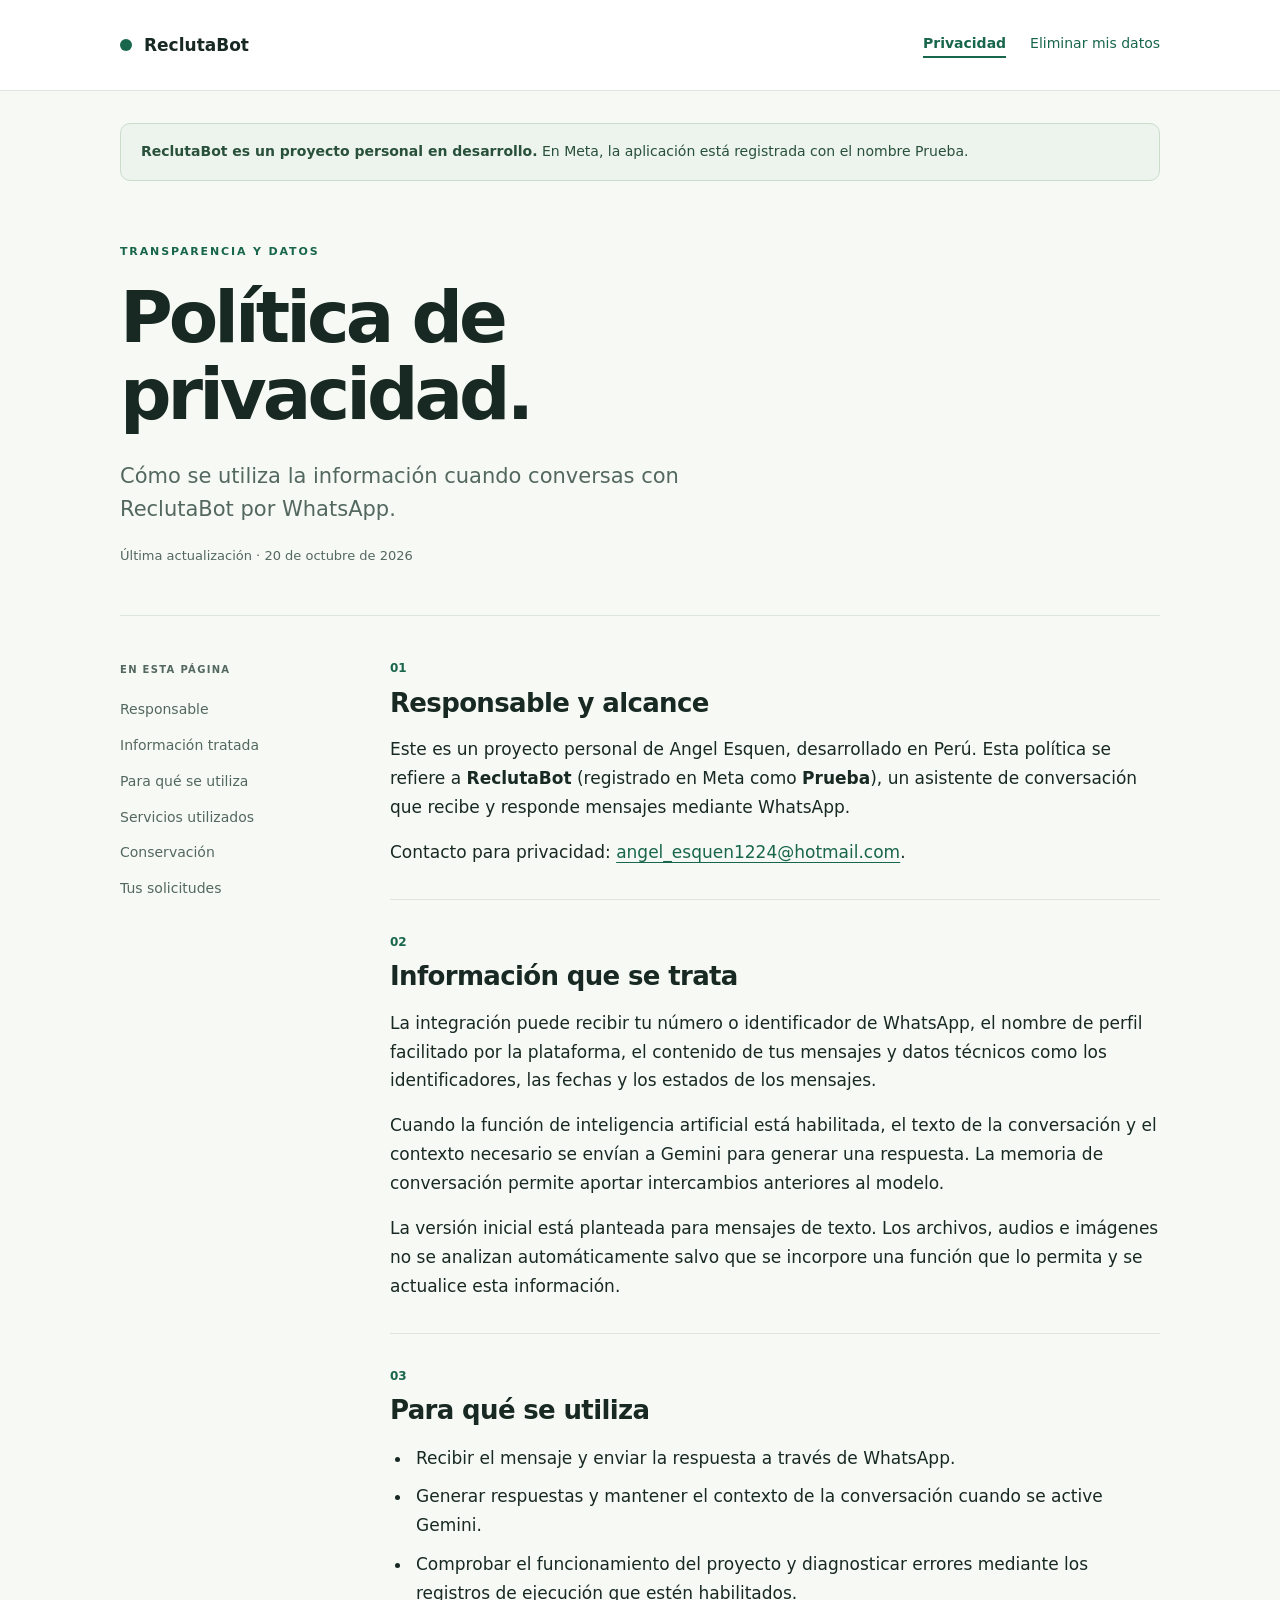
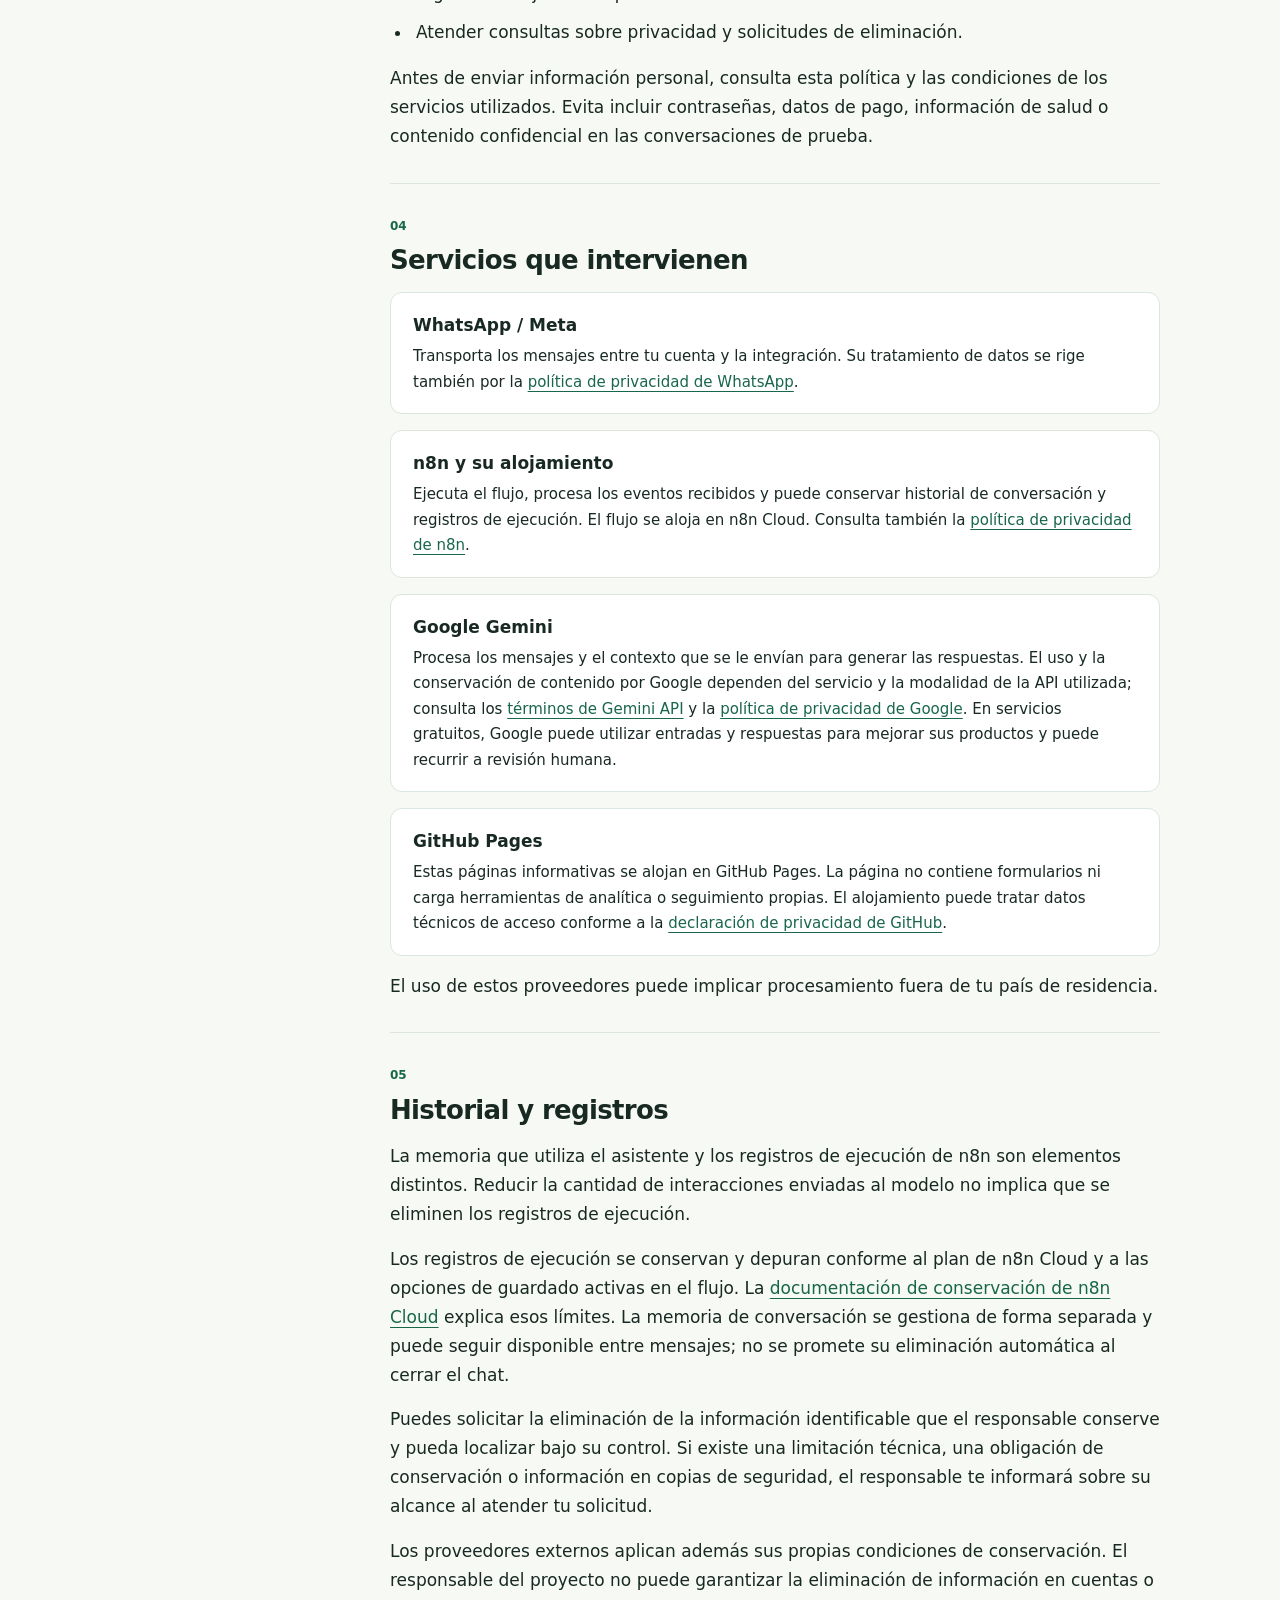
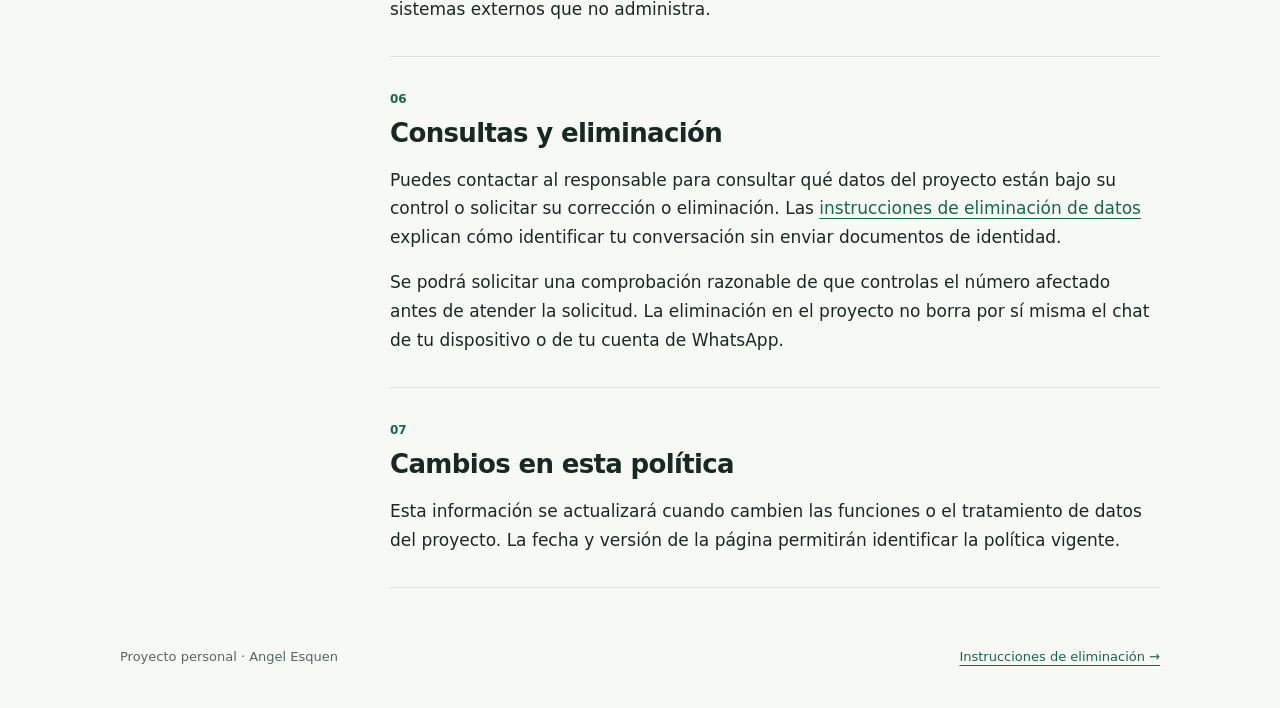
<file: index.html>
<!doctype html>
<html lang="es">
<head>
  <meta charset="utf-8">
  <meta name="viewport" content="width=device-width, initial-scale=1">
  <meta name="robots" content="noindex, nofollow">
  <meta name="description" content="Información sobre privacidad y tratamiento de datos de un asistente personal por WhatsApp.">
  <title>Política de privacidad · ReclutaBot</title>
  <link rel="stylesheet" href="styles.css">
</head>
<body>
  <a class="skip" href="#contenido">Ir al contenido</a>
  <header class="site-header"><div class="wrap header-row"><span class="brand"><span class="brand-dot" aria-hidden="true"></span>ReclutaBot</span><nav aria-label="Documentos"><a href="index.html" aria-current="page">Privacidad</a><a href="data-deletion.html">Eliminar mis datos</a></nav></div></header>
  <main id="contenido" class="wrap">
    <div class="notice" role="note"><strong>ReclutaBot es un proyecto personal en desarrollo.</strong> En Meta, la aplicación está registrada con el nombre Prueba.</div>
    <section class="hero"><p class="eyebrow">TRANSPARENCIA Y DATOS</p><h1>Política de<br>privacidad.</h1><p class="lead">Cómo se utiliza la información cuando conversas con ReclutaBot por WhatsApp.</p><p class="meta">Última actualización · 20 de octubre de 2026</p></section>
    <div class="layout">
      <aside class="toc"><p>EN ESTA PÁGINA</p><a href="#responsable">Responsable</a><a href="#datos">Información tratada</a><a href="#finalidad">Para qué se utiliza</a><a href="#proveedores">Servicios utilizados</a><a href="#conservacion">Conservación</a><a href="#solicitudes">Tus solicitudes</a></aside>
      <article class="document">
        <section id="responsable"><span class="number">01</span><h2>Responsable y alcance</h2><p>Este es un proyecto personal de Angel Esquen, desarrollado en Perú. Esta política se refiere a <strong>ReclutaBot</strong> (registrado en Meta como <strong>Prueba</strong>), un asistente de conversación que recibe y responde mensajes mediante WhatsApp.</p><p>Contacto para privacidad: <a href="mailto:angel_esquen1224@hotmail.com">angel_esquen1224@hotmail.com</a>.</p></section>
        <section id="datos"><span class="number">02</span><h2>Información que se trata</h2><p>La integración puede recibir tu número o identificador de WhatsApp, el nombre de perfil facilitado por la plataforma, el contenido de tus mensajes y datos técnicos como los identificadores, las fechas y los estados de los mensajes.</p><p>Cuando la función de inteligencia artificial está habilitada, el texto de la conversación y el contexto necesario se envían a Gemini para generar una respuesta. La memoria de conversación permite aportar intercambios anteriores al modelo.</p><p>La versión inicial está planteada para mensajes de texto. Los archivos, audios e imágenes no se analizan automáticamente salvo que se incorpore una función que lo permita y se actualice esta información.</p></section>
        <section id="finalidad"><span class="number">03</span><h2>Para qué se utiliza</h2><ul><li>Recibir el mensaje y enviar la respuesta a través de WhatsApp.</li><li>Generar respuestas y mantener el contexto de la conversación cuando se active Gemini.</li><li>Comprobar el funcionamiento del proyecto y diagnosticar errores mediante los registros de ejecución que estén habilitados.</li><li>Atender consultas sobre privacidad y solicitudes de eliminación.</li></ul><p>Antes de enviar información personal, consulta esta política y las condiciones de los servicios utilizados. Evita incluir contraseñas, datos de pago, información de salud o contenido confidencial en las conversaciones de prueba.</p></section>
        <section id="proveedores"><span class="number">04</span><h2>Servicios que intervienen</h2><div class="service"><h3>WhatsApp / Meta</h3><p>Transporta los mensajes entre tu cuenta y la integración. Su tratamiento de datos se rige también por la <a href="https://www.whatsapp.com/legal/privacy-policy">política de privacidad de WhatsApp</a>.</p></div><div class="service"><h3>n8n y su alojamiento</h3><p>Ejecuta el flujo, procesa los eventos recibidos y puede conservar historial de conversación y registros de ejecución. El flujo se aloja en n8n Cloud. Consulta también la <a href="https://n8n.io/legal/privacy/">política de privacidad de n8n</a>.</p></div><div class="service"><h3>Google Gemini</h3><p>Procesa los mensajes y el contexto que se le envían para generar las respuestas. El uso y la conservación de contenido por Google dependen del servicio y la modalidad de la API utilizada; consulta los <a href="https://ai.google.dev/gemini-api/terms">términos de Gemini API</a> y la <a href="https://policies.google.com/privacy">política de privacidad de Google</a>. En servicios gratuitos, Google puede utilizar entradas y respuestas para mejorar sus productos y puede recurrir a revisión humana.</p></div><div class="service"><h3>GitHub Pages</h3><p>Estas páginas informativas se alojan en GitHub Pages. La página no contiene formularios ni carga herramientas de analítica o seguimiento propias. El alojamiento puede tratar datos técnicos de acceso conforme a la <a href="https://docs.github.com/en/site-policy/privacy-policies/github-general-privacy-statement">declaración de privacidad de GitHub</a>.</p></div><p>El uso de estos proveedores puede implicar procesamiento fuera de tu país de residencia.</p></section>
        <section id="conservacion"><span class="number">05</span><h2>Historial y registros</h2><p>La memoria que utiliza el asistente y los registros de ejecución de n8n son elementos distintos. Reducir la cantidad de interacciones enviadas al modelo no implica que se eliminen los registros de ejecución.</p><p>Los registros de ejecución se conservan y depuran conforme al plan de n8n Cloud y a las opciones de guardado activas en el flujo. La <a href="https://docs.n8n.io/manage-cloud/cloud-data-management/">documentación de conservación de n8n Cloud</a> explica esos límites. La memoria de conversación se gestiona de forma separada y puede seguir disponible entre mensajes; no se promete su eliminación automática al cerrar el chat.</p><p>Puedes solicitar la eliminación de la información identificable que el responsable conserve y pueda localizar bajo su control. Si existe una limitación técnica, una obligación de conservación o información en copias de seguridad, el responsable te informará sobre su alcance al atender tu solicitud.</p><p>Los proveedores externos aplican además sus propias condiciones de conservación. El responsable del proyecto no puede garantizar la eliminación de información en cuentas o sistemas externos que no administra.</p></section>
        <section id="solicitudes"><span class="number">06</span><h2>Consultas y eliminación</h2><p>Puedes contactar al responsable para consultar qué datos del proyecto están bajo su control o solicitar su corrección o eliminación. Las <a href="data-deletion.html">instrucciones de eliminación de datos</a> explican cómo identificar tu conversación sin enviar documentos de identidad.</p><p>Se podrá solicitar una comprobación razonable de que controlas el número afectado antes de atender la solicitud. La eliminación en el proyecto no borra por sí misma el chat de tu dispositivo o de tu cuenta de WhatsApp.</p></section>
        <section><span class="number">07</span><h2>Cambios en esta política</h2><p>Esta información se actualizará cuando cambien las funciones o el tratamiento de datos del proyecto. La fecha y versión de la página permitirán identificar la política vigente.</p></section>
      </article>
    </div>
  </main>
  <footer class="wrap footer"><span>Proyecto personal · Angel Esquen</span><a href="data-deletion.html">Instrucciones de eliminación →</a></footer>
</body>
</html>
</file>
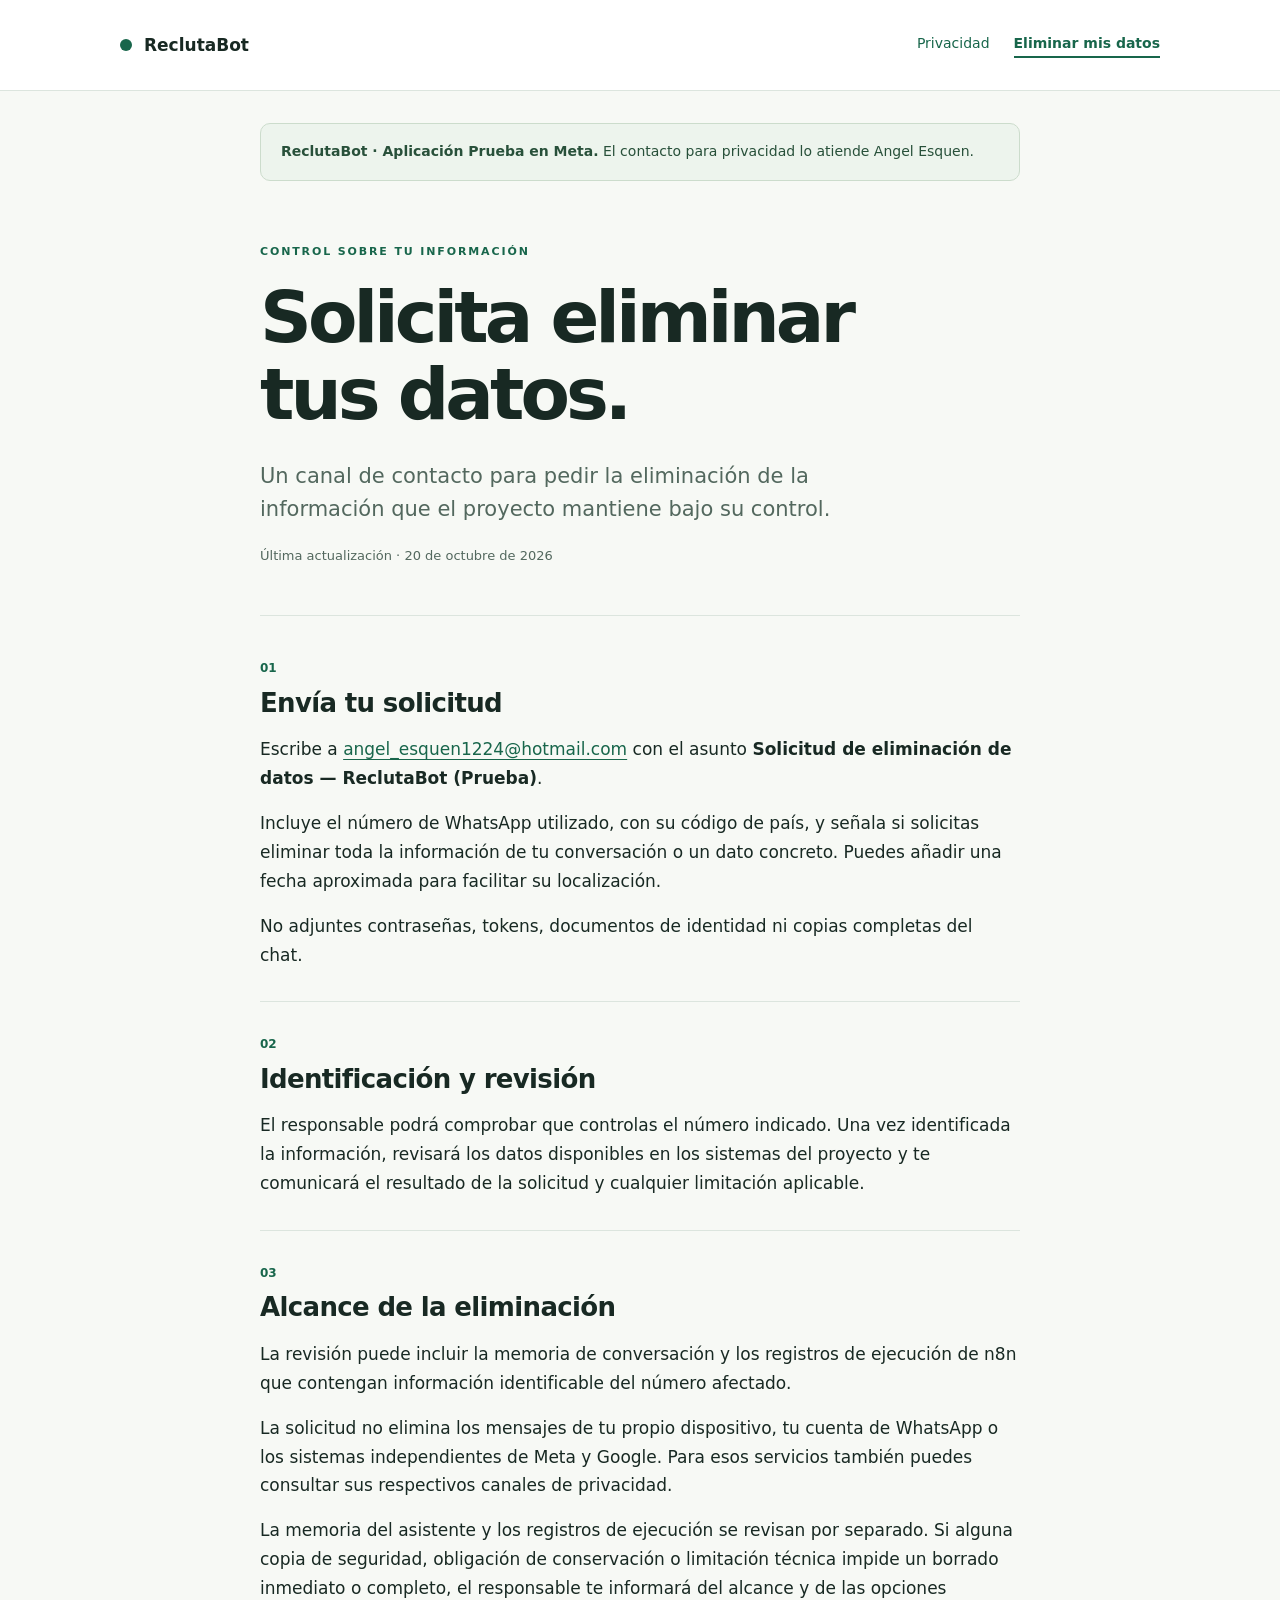
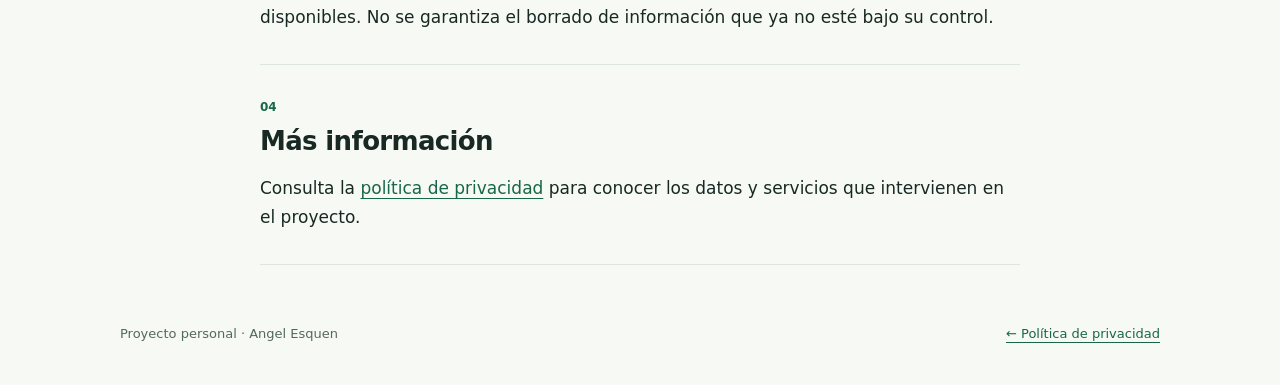
<file: data-deletion.html>
<!doctype html>
<html lang="es">
<head><meta charset="utf-8"><meta name="viewport" content="width=device-width, initial-scale=1"><meta name="robots" content="noindex, nofollow"><title>Eliminación de datos · ReclutaBot</title><link rel="stylesheet" href="styles.css"></head>
<body>
  <a class="skip" href="#contenido">Ir al contenido</a>
  <header class="site-header"><div class="wrap header-row"><span class="brand"><span class="brand-dot" aria-hidden="true"></span>ReclutaBot</span><nav aria-label="Documentos"><a href="index.html">Privacidad</a><a href="data-deletion.html" aria-current="page">Eliminar mis datos</a></nav></div></header>
  <main id="contenido" class="wrap narrow">
    <div class="notice"><strong>ReclutaBot · Aplicación Prueba en Meta.</strong> El contacto para privacidad lo atiende Angel Esquen.</div>
    <section class="hero"><p class="eyebrow">CONTROL SOBRE TU INFORMACIÓN</p><h1>Solicita eliminar<br>tus datos.</h1><p class="lead">Un canal de contacto para pedir la eliminación de la información que el proyecto mantiene bajo su control.</p><p class="meta">Última actualización · 20 de octubre de 2026</p></section>
    <article class="document">
      <section><span class="number">01</span><h2>Envía tu solicitud</h2><p>Escribe a <a href="mailto:angel_esquen1224@hotmail.com">angel_esquen1224@hotmail.com</a> con el asunto <strong>Solicitud de eliminación de datos — ReclutaBot (Prueba)</strong>.</p><p>Incluye el número de WhatsApp utilizado, con su código de país, y señala si solicitas eliminar toda la información de tu conversación o un dato concreto. Puedes añadir una fecha aproximada para facilitar su localización.</p><p>No adjuntes contraseñas, tokens, documentos de identidad ni copias completas del chat.</p></section>
      <section><span class="number">02</span><h2>Identificación y revisión</h2><p>El responsable podrá comprobar que controlas el número indicado. Una vez identificada la información, revisará los datos disponibles en los sistemas del proyecto y te comunicará el resultado de la solicitud y cualquier limitación aplicable.</p></section>
      <section><span class="number">03</span><h2>Alcance de la eliminación</h2><p>La revisión puede incluir la memoria de conversación y los registros de ejecución de n8n que contengan información identificable del número afectado.</p><p>La solicitud no elimina los mensajes de tu propio dispositivo, tu cuenta de WhatsApp o los sistemas independientes de Meta y Google. Para esos servicios también puedes consultar sus respectivos canales de privacidad.</p><p>La memoria del asistente y los registros de ejecución se revisan por separado. Si alguna copia de seguridad, obligación de conservación o limitación técnica impide un borrado inmediato o completo, el responsable te informará del alcance y de las opciones disponibles. No se garantiza el borrado de información que ya no esté bajo su control.</p></section>
      <section><span class="number">04</span><h2>Más información</h2><p>Consulta la <a href="index.html">política de privacidad</a> para conocer los datos y servicios que intervienen en el proyecto.</p></section>
    </article>
  </main>
  <footer class="wrap footer"><span>Proyecto personal · Angel Esquen</span><a href="index.html">← Política de privacidad</a></footer>
</body>
</html>
</file>
<file: styles.css>
:root{--ink:#182923;--muted:#53685e;--green:#18664b;--line:#dce5de;--paper:#f7f9f5;--white:#fff}*{box-sizing:border-box}html{scroll-behavior:smooth;scroll-padding-top:28px}body{margin:0;background:var(--paper);color:var(--ink);font:17px/1.7 system-ui,-apple-system,BlinkMacSystemFont,"Segoe UI",sans-serif}a{color:var(--green);text-underline-offset:4px}a:hover{text-decoration-thickness:2px}.wrap{max-width:1120px;margin:auto;padding-left:40px;padding-right:40px}.site-header{background:var(--white);border-bottom:1px solid var(--line)}.header-row{min-height:90px;display:flex;align-items:center;justify-content:space-between;gap:28px}.brand{display:flex;align-items:center;gap:12px;font-size:17px;font-weight:700}.brand-dot{width:12px;height:12px;border-radius:50%;background:var(--green)}nav{display:flex;gap:24px;font-size:14px}nav a{text-decoration:none}nav a[aria-current]{font-weight:700;border-bottom:2px solid var(--green)}.draft{margin-top:32px;background:#fff4d8;border:1px solid #e8ce91;border-radius:10px;padding:16px 20px;color:#684c16;font-size:14px}.hero{padding:62px 0 48px;border-bottom:1px solid var(--line);margin-bottom:42px}.eyebrow{font-size:11px;font-weight:800;letter-spacing:.17em;color:var(--green);margin:0 0 18px}h1{font-size:clamp(44px,6vw,72px);line-height:1.06;letter-spacing:-.055em;font-weight:650;margin:0 0 28px}.lead{font-size:21px;line-height:1.55;max-width:650px;color:var(--muted);margin:0 0 20px}.meta{font-size:13px;color:var(--muted);margin:0}.layout{display:grid;grid-template-columns:210px minmax(0,1fr);gap:60px}.toc{align-self:start;position:sticky;top:28px;display:flex;flex-direction:column;gap:12px;font-size:14px}.toc p{font-size:10px;font-weight:800;letter-spacing:.13em;margin:3px 0 8px;color:var(--muted)}.toc a{text-decoration:none;color:var(--muted)}.toc a:hover{color:var(--green)}.document section{padding:0 0 32px;margin:0 0 32px;border-bottom:1px solid var(--line);scroll-margin-top:28px}.number{display:block;font-size:12px;font-weight:700;color:var(--green);margin-bottom:8px}h2{font-size:26px;line-height:1.25;letter-spacing:-.025em;margin:0 0 16px}h3{font-size:17px;margin:0 0 4px}p{margin:0 0 16px}.document section>:last-child{margin-bottom:0}ul{padding-left:22px}li{padding-left:4px;margin-bottom:10px}.service{background:var(--white);border:1px solid var(--line);border-radius:12px;padding:18px 22px;margin:16px 0}.service p{font-size:15px;margin:0}mark{background:#fff0bf;color:#654c17;padding:1px 3px;overflow-wrap:anywhere}.footer{display:flex;justify-content:space-between;gap:20px;padding-top:26px;padding-bottom:40px;font-size:13px;color:var(--muted)}.narrow{max-width:840px}.skip{position:absolute;left:16px;top:-100px;background:white;padding:12px;z-index:1}.skip:focus{top:12px}a:focus-visible{outline:3px solid #ab780c;outline-offset:5px}@media(max-width:720px){.wrap{padding-left:22px;padding-right:22px}.header-row{padding-top:20px;padding-bottom:20px;align-items:flex-start;flex-direction:column;gap:14px}nav{gap:20px}.hero{padding-top:42px}.layout{display:block}.toc{position:static;display:flex;flex-direction:row;flex-wrap:wrap;gap:12px 20px;margin-bottom:40px}.toc p{width:100%}.lead{font-size:19px}.footer{flex-direction:column;gap:12px}h2{font-size:24px}.service{padding:16px}}@media(prefers-reduced-motion:reduce){html{scroll-behavior:auto}}@media print{.site-header,.toc,.skip{display:none}.wrap{padding:0;max-width:none}.layout{display:block}.hero{padding:20px 0}.document section{break-inside:avoid}.footer{font-size:10px}body{background:white;color:black;font-size:11pt}.draft{border:1px solid black}}

.notice{margin-top:32px;background:#edf4ed;border:1px solid #ccdccc;border-radius:10px;padding:16px 20px;color:#28503a;font-size:14px}
</file>
